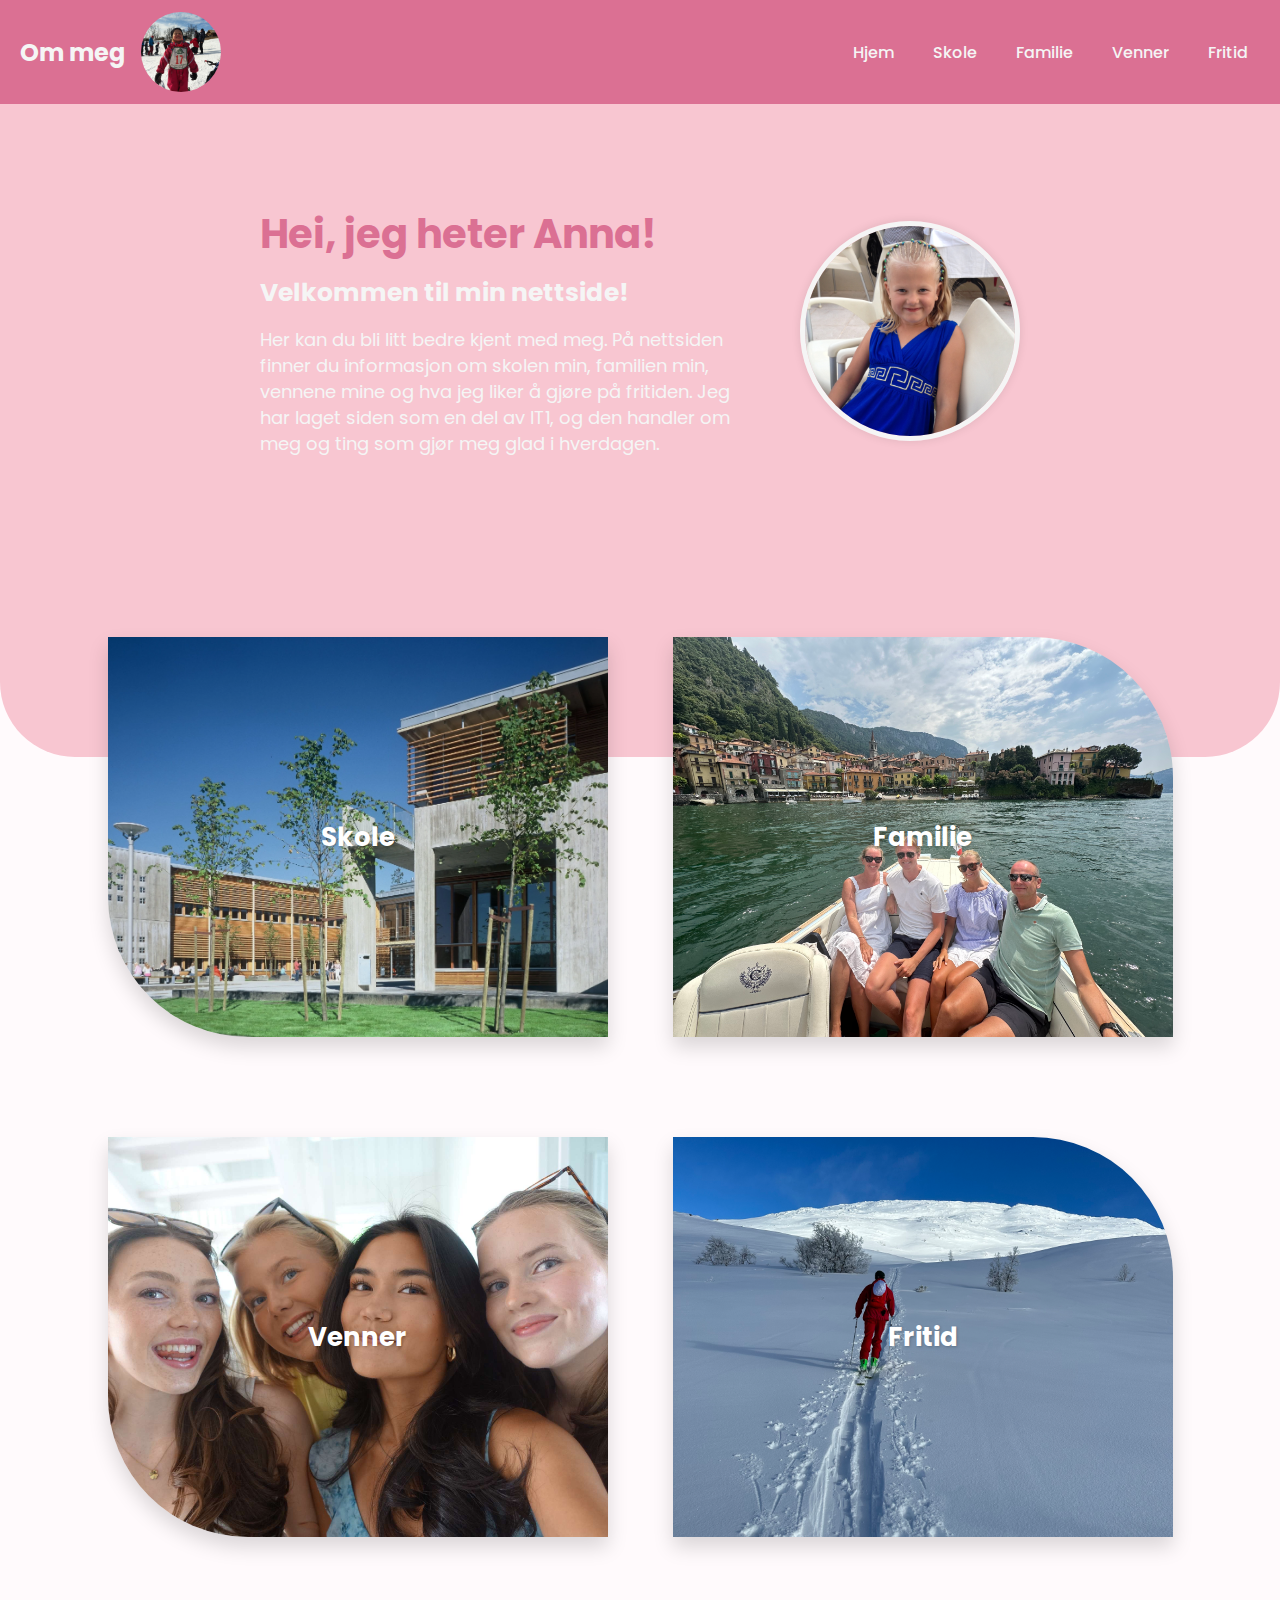
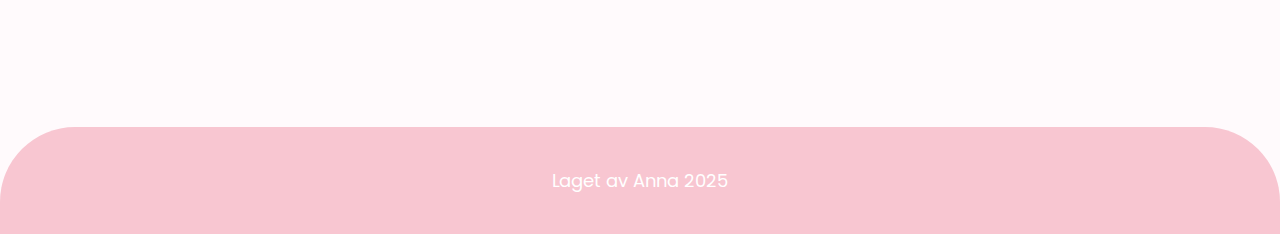
<file: index.html>
<!DOCTYPE html>
<html lang="en">

<head>
    <meta charset="UTF-8">
    <meta name="viewport" content="width=device-width, initial-scale=1.0">
    <title>Hjemmeside Anna</title>
</head>

<link rel="stylesheet" href="min.css">
<link rel="stylesheet" href="hjem.css">
<link href="https://fonts.googleapis.com/css2?family=Poppins:wght@400;600&display=swap" rel="stylesheet">


<body>

    <header>
        <div class="ikon">
            <h2>Om meg</h2>
            <img src="bilder/fritid/17.jpeg" alt="anna">
        </div>

        <div class="lenker">
            <a href="index.html">Hjem</a>
            <a href="skole.html">Skole</a>
            <a href="familie.html">Familie</a>
            <a href="venner.html">Venner</a>
            <a href="fritid.html">Fritid</a>
        </div>
    </header>

    <main>
        <section class="s1">

            <div class="innhold">

                <div class="tekst">
                    <h1>Hei, jeg heter Anna!</h1>
                    <h2>Velkommen til min nettside!</h2>
                    <p>Her kan du bli litt bedre kjent med meg. På nettsiden finner du informasjon om skolen min,
                        familien
                        min,
                        vennene mine og hva jeg liker å gjøre på fritiden. Jeg har laget siden som en del av IT1, og den
                        handler
                        om meg og ting som gjør meg glad i hverdagen.</p>
                </div>

                <div class="bilde">
                    <img src="bilder/meg.jpeg" alt="anna">
                </div>
            </div>

        </section>

        <section class="s2">
            <div class="rad">
                <a href="skole.html" class="kort skole">Skole</a>
                <a href="familie.html" class="kort familie">Familie</a>
            </div>

            <div class="rad">
                <a href="venner.html" class="kort venner">Venner</a>
                <a href="fritid.html" class="kort fritid">Fritid</a>
            </div>
        </section>


    </main>

    <footer>
        <p>Laget av Anna 2025</p>
    </footer>


</body>

</html>
</file>
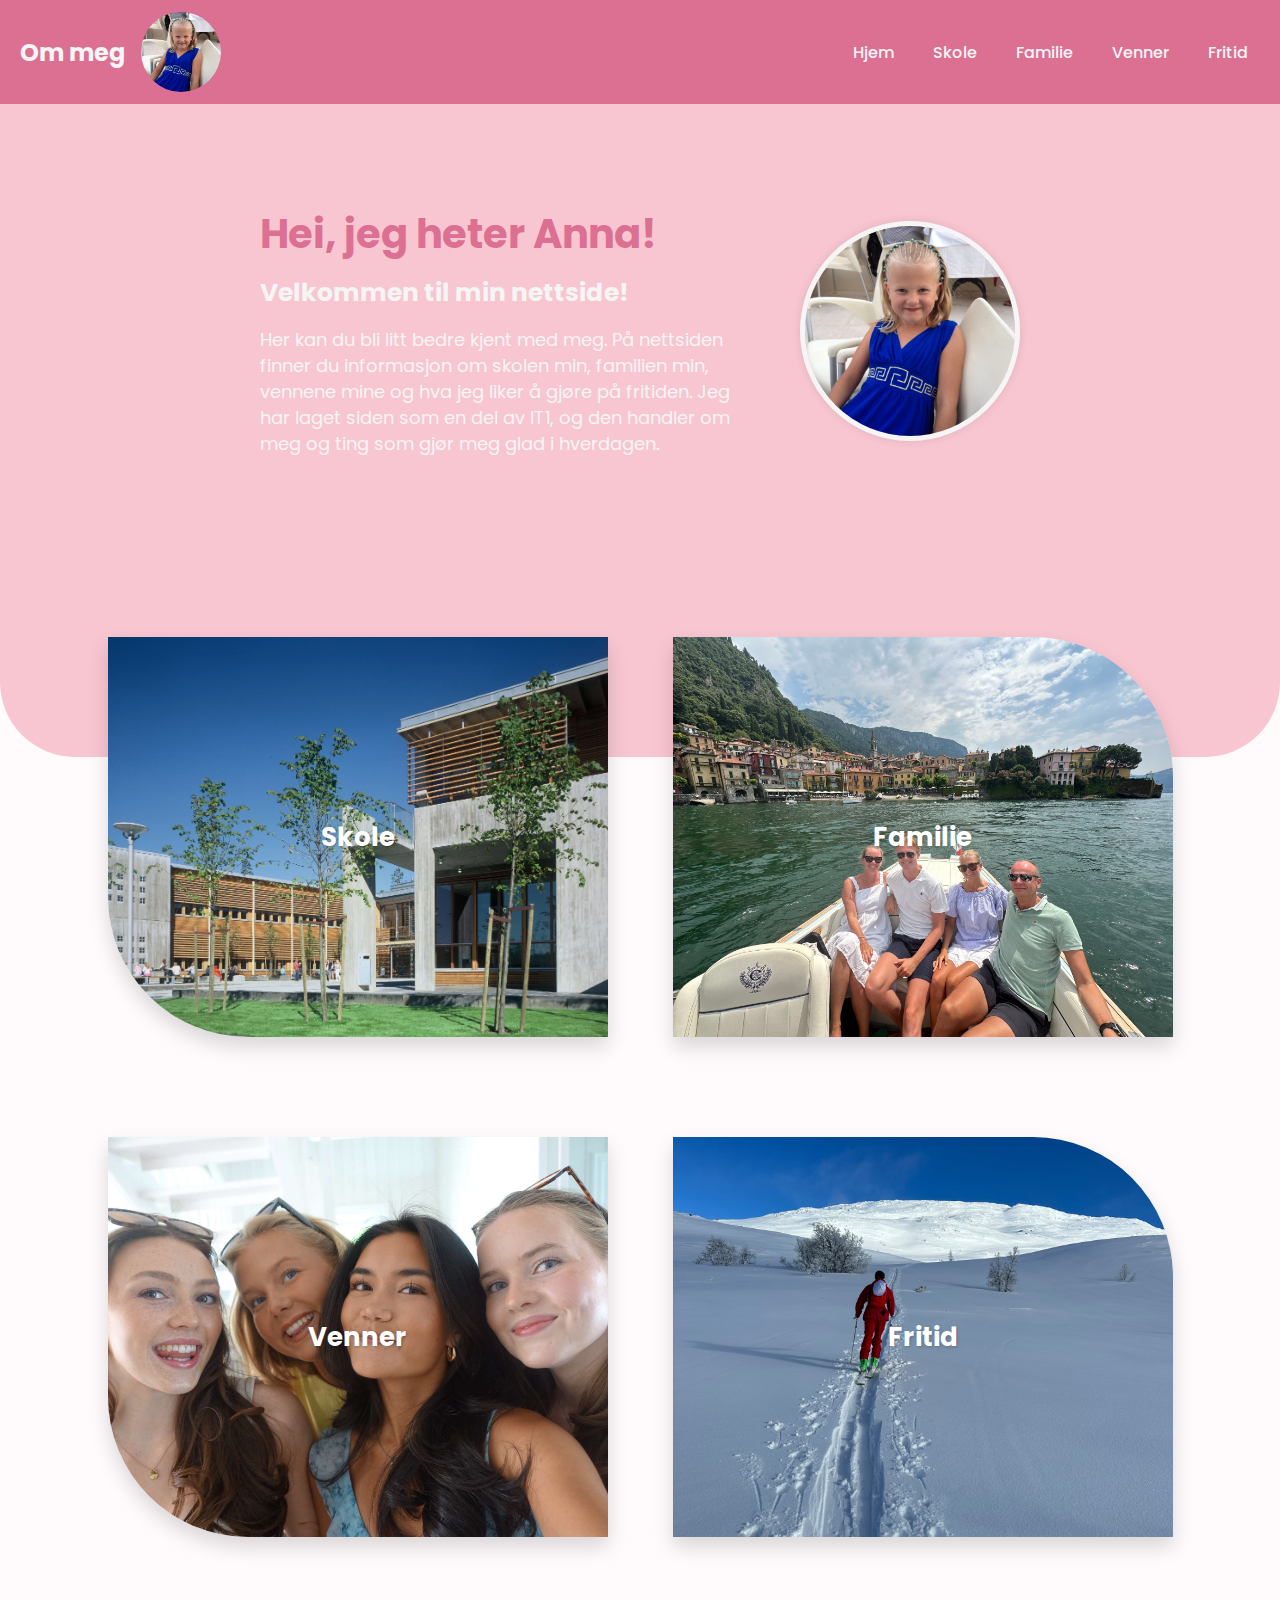
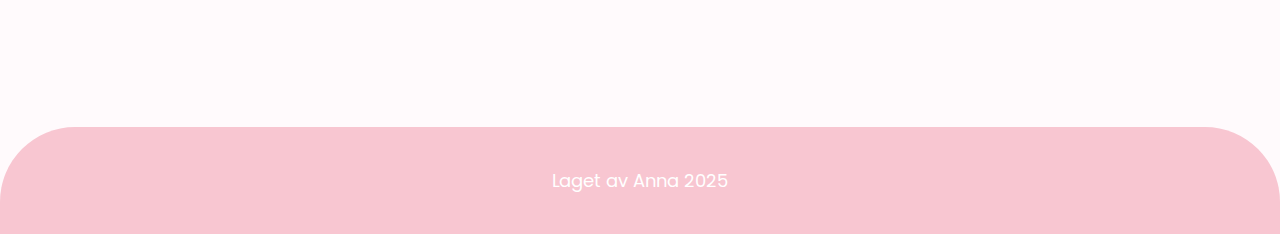
<file: hjem.html>
<!DOCTYPE html>
<html lang="en">

<head>
    <meta charset="UTF-8">
    <meta name="viewport" content="width=device-width, initial-scale=1.0">
    <title>Hjemmeside Anna</title>
</head>

<link rel="stylesheet" href="min.css">
<link rel="stylesheet" href="hjem.css">
<link href="https://fonts.googleapis.com/css2?family=Poppins:wght@400;600&display=swap" rel="stylesheet">


<body>

    <header>
        <div class="ikon">
            <h2>Om meg</h2>
            <img src="bilder/meg.jpeg" alt="anna">
        </div>

        <div class="lenker">
            <a href="hjem.html">Hjem</a>
            <a href="skole.html">Skole</a>
            <a href="familie.html">Familie</a>
            <a href="venner.html">Venner</a>
            <a href="fritid.html">Fritid</a>
        </div>
    </header>

    <main>
        <section class="s1">

            <div class="innhold">

                <div class="tekst">
                    <h1>Hei, jeg heter Anna!</h1>
                    <h2>Velkommen til min nettside!</h2>
                    <p>Her kan du bli litt bedre kjent med meg. På nettsiden finner du informasjon om skolen min,
                        familien
                        min,
                        vennene mine og hva jeg liker å gjøre på fritiden. Jeg har laget siden som en del av IT1, og den
                        handler
                        om meg og ting som gjør meg glad i hverdagen.</p>
                </div>

                <div class="bilde">
                    <img src="bilder/meg.jpeg" alt="anna">
                </div>
            </div>

        </section>

        <section class="s2">
            <div class="rad">
                <a href="skole.html" class="kort skole">Skole</a>
                <a href="familie.html" class="kort familie">Familie</a>
            </div>

            <div class="rad">
                <a href="venner.html" class="kort venner">Venner</a>
                <a href="fritid.html" class="kort fritid">Fritid</a>
            </div>
        </section>


    </main>

    <footer>
        <p>Laget av Anna 2025</p>
    </footer>


</body>

</html>
</file>
<file: hjem.css>
.s1 {
    background-color: #f8c6d1;
    color: whitesmoke;
    width: 100%;
    padding: 100px 20px 300px 20px;
    border-bottom-left-radius: 75px;
    border-bottom-right-radius: 75px;
}

.innhold {
    display: flex;
    justify-content: center;
    align-items: center;
    gap: 40px;
    flex-wrap: wrap;
}


.tekst {
    max-width: 500px;
}

.tekst h1 {
    color: palevioletred;
    font-size: 40px;
    margin-bottom: 10px;
}

.tekst h2 {
    color: whitesmoke;
    font-size: 25px;
    margin-bottom: 15px;
}

.tekst p {
    font-size: 18px;
    line-height: 26px;
}

.bilde img {
    width: 220px;
    height: 220px;
    border-radius: 50%;
    object-fit: cover;
    border: 5px solid whitesmoke;
    box-shadow: 0 0 10px rgba(0, 0, 0, 0.1);
    flex-shrink: 0;
}


   /* section 2 style */


.s2 {
    margin-top: -220px;
    padding: 100px 30px 10px 30px;

}

.rad {
    display: flex;
    justify-content: center;  
    gap: 65px;                
    margin-bottom: 100px;      
    flex-wrap: wrap;
}

.kort {
    display: flex;
    justify-content: center;
    align-items: center;
    width: 500px;
    aspect-ratio: 4 / 3;
    height: 400px;
    color: white;
    font-size: 26px;
    font-weight: bold;
    text-decoration: none;
    text-shadow: 1px 1px 3px rgba(0, 0, 0, 0.2);
    box-shadow: 0 10px 20px rgba(0, 0, 0, 0.15);
    transition: transform 0.3s ease, box-shadow 0.3s ease;
    background-size: cover;
    background-position: center;
    background-repeat: no-repeat;
    overflow: hidden;
}

.kort:hover {
    transform: scale(1.05);
    box-shadow: 0 12px 25px rgba(0, 0, 0, 0.25);
}

 .skole {
  background-image: url(bilder/nadderud.jpeg.webp);
  border-bottom-left-radius: 140px;

}

.familie {
  background-image: url(bilder/familie/fam.jpeg);
  border-top-right-radius: 140px;
}

.venner {
  background-image: url(bilder/venner/saba.jpeg);
  border-bottom-left-radius: 140px;

}

.fritid {
  background-image: url(bilder/fritid/ski.jpeg);
  border-top-right-radius: 140px;

  
}
</file>
<file: min.css>
/* minimal reset fra nettet */
*,
*::before,
*::after {
    box-sizing: border-box;
}

* {
    margin: 0;
}

img,
picture,
video,
canvas,
svg {
    display: block;
    max-width: 100%;
}

input,
button,
textarea,
select {
    font: inherit;
}

ol,
ul {
    list-style: none;
}

body {
    font-family: 'Poppins';
    background-color: #fffafc;
}


/* navbar styling */

header {
    display: flex;
    justify-content: space-between;
    align-items: center;
    flex-wrap: wrap;
    background-color: palevioletred;
    padding: 12px 20px;
    color: whitesmoke;
    box-shadow: 0 4px 10px rgba(0, 0, 0, 0.1);
    gap: 20px;
}

.ikon {
    display: flex;
    align-items: center;
    gap: 15px;
    flex: 1 1 auto;
    min-width: 300px;
}

.ikon img {
    width: 80px;
    height: 80px;
    border-radius: 50%;
    object-fit: cover;
    flex-shrink: 0;
}

.lenker {
    display: flex;
    flex-wrap: wrap;
    justify-content: center;
    gap: 15px;
    flex: 0 1 auto;
}

.lenker a {
    color: whitesmoke;
    text-decoration: none;
    font-weight: 500;
    font-size: 16px;
    transition: all 0.3s ease;
    padding: 8px 12px;
    border-radius: 8px;
    white-space: nowrap;
}

.lenker a:hover {
    background-color: white;
    color: palevioletred;
    transform: scale(1.05);
}



/* Foooter*/

footer {
    background-color: #f8c6d1;
    color: white;
    text-align: center;
    font-size: 18px;
    padding: 40px 0;
    border-top-left-radius: 75px;
    border-top-right-radius: 75px;
    margin-top: 80px;
}

footer p {
    margin: 0;
}

@media(width<700){


.lenker {
    display: flex;
    flex-wrap: wrap;
    justify-content: center;
    gap: 8px;
}

.lenker a {
    color: whitesmoke;
    text-decoration: none;
    font-weight: 500;
    font-size: 10px;
    transition: all 0.3s ease;
    padding: 8px 12px;
}

}
</file>
